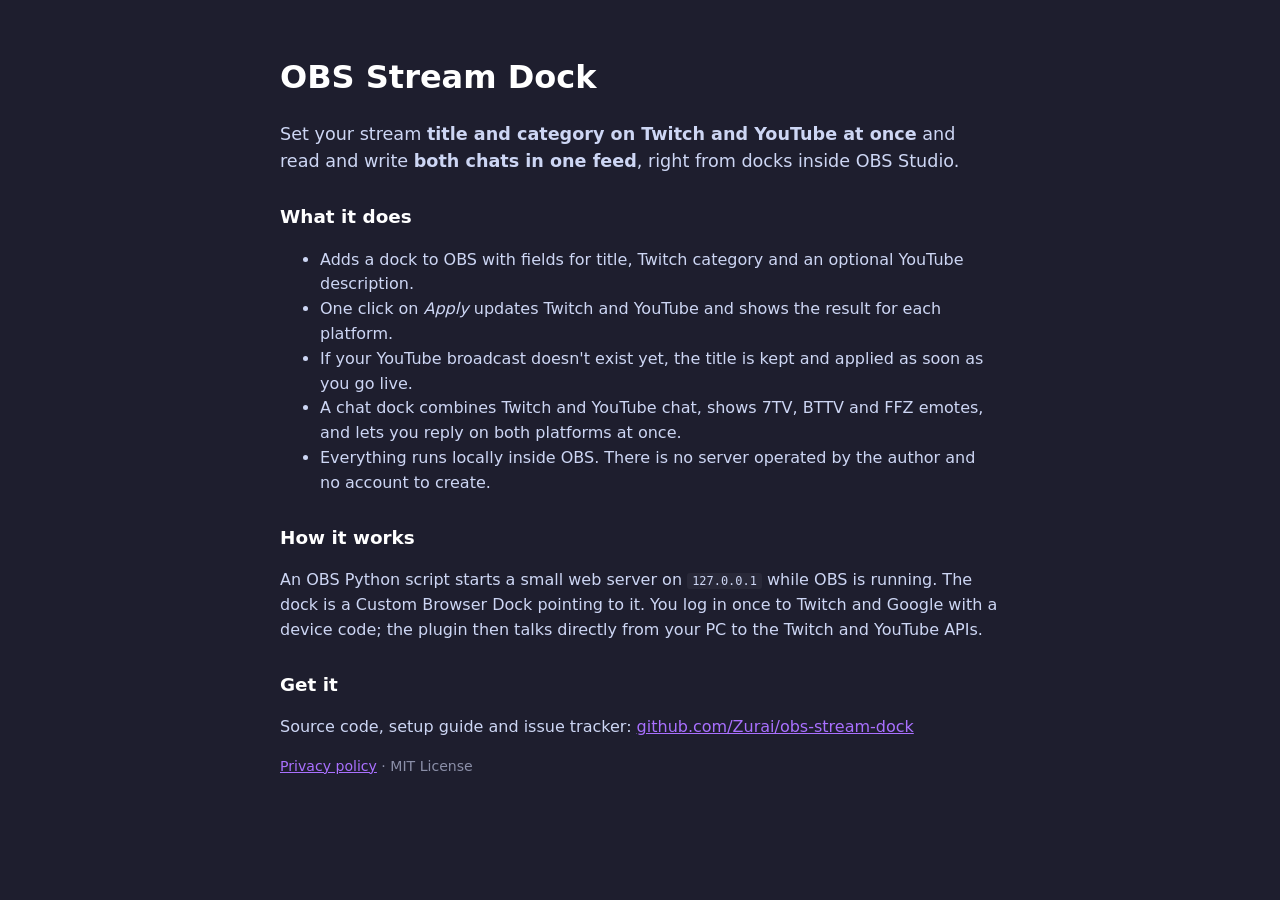
<file: docs/index.html>
<!doctype html>
<html lang="en">
<head>
<meta charset="utf-8">
<meta name="viewport" content="width=device-width, initial-scale=1">
<title>OBS Stream Dock</title>
<link rel="stylesheet" href="site.css">
</head>
<body>
<main>
  <h1>OBS Stream Dock</h1>
  <p class="lead">Set your stream <strong>title and category on Twitch and YouTube at once</strong> and read and write <strong>both chats in one feed</strong>, right from docks inside OBS Studio.</p>

  <h2>What it does</h2>
  <ul>
    <li>Adds a dock to OBS with fields for title, Twitch category and an optional YouTube description.</li>
    <li>One click on <em>Apply</em> updates Twitch and YouTube and shows the result for each platform.</li>
    <li>If your YouTube broadcast doesn't exist yet, the title is kept and applied as soon as you go live.</li>
    <li>A chat dock combines Twitch and YouTube chat, shows 7TV, BTTV and FFZ emotes, and lets you reply on both platforms at once.</li>
    <li>Everything runs locally inside OBS. There is no server operated by the author and no account to create.</li>
  </ul>

  <h2>How it works</h2>
  <p>An OBS Python script starts a small web server on <code>127.0.0.1</code> while OBS is running. The dock is a Custom Browser Dock pointing to it.
     You log in once to Twitch and Google with a device code; the plugin then talks directly from your PC to the Twitch and YouTube APIs.</p>

  <h2>Get it</h2>
  <p>Source code, setup guide and issue tracker: <a href="https://github.com/Zurai/obs-stream-dock">github.com/Zurai/obs-stream-dock</a></p>

  <p class="small"><a href="privacy.html">Privacy policy</a> · MIT License</p>
</main>
</body>
</html>
</file>
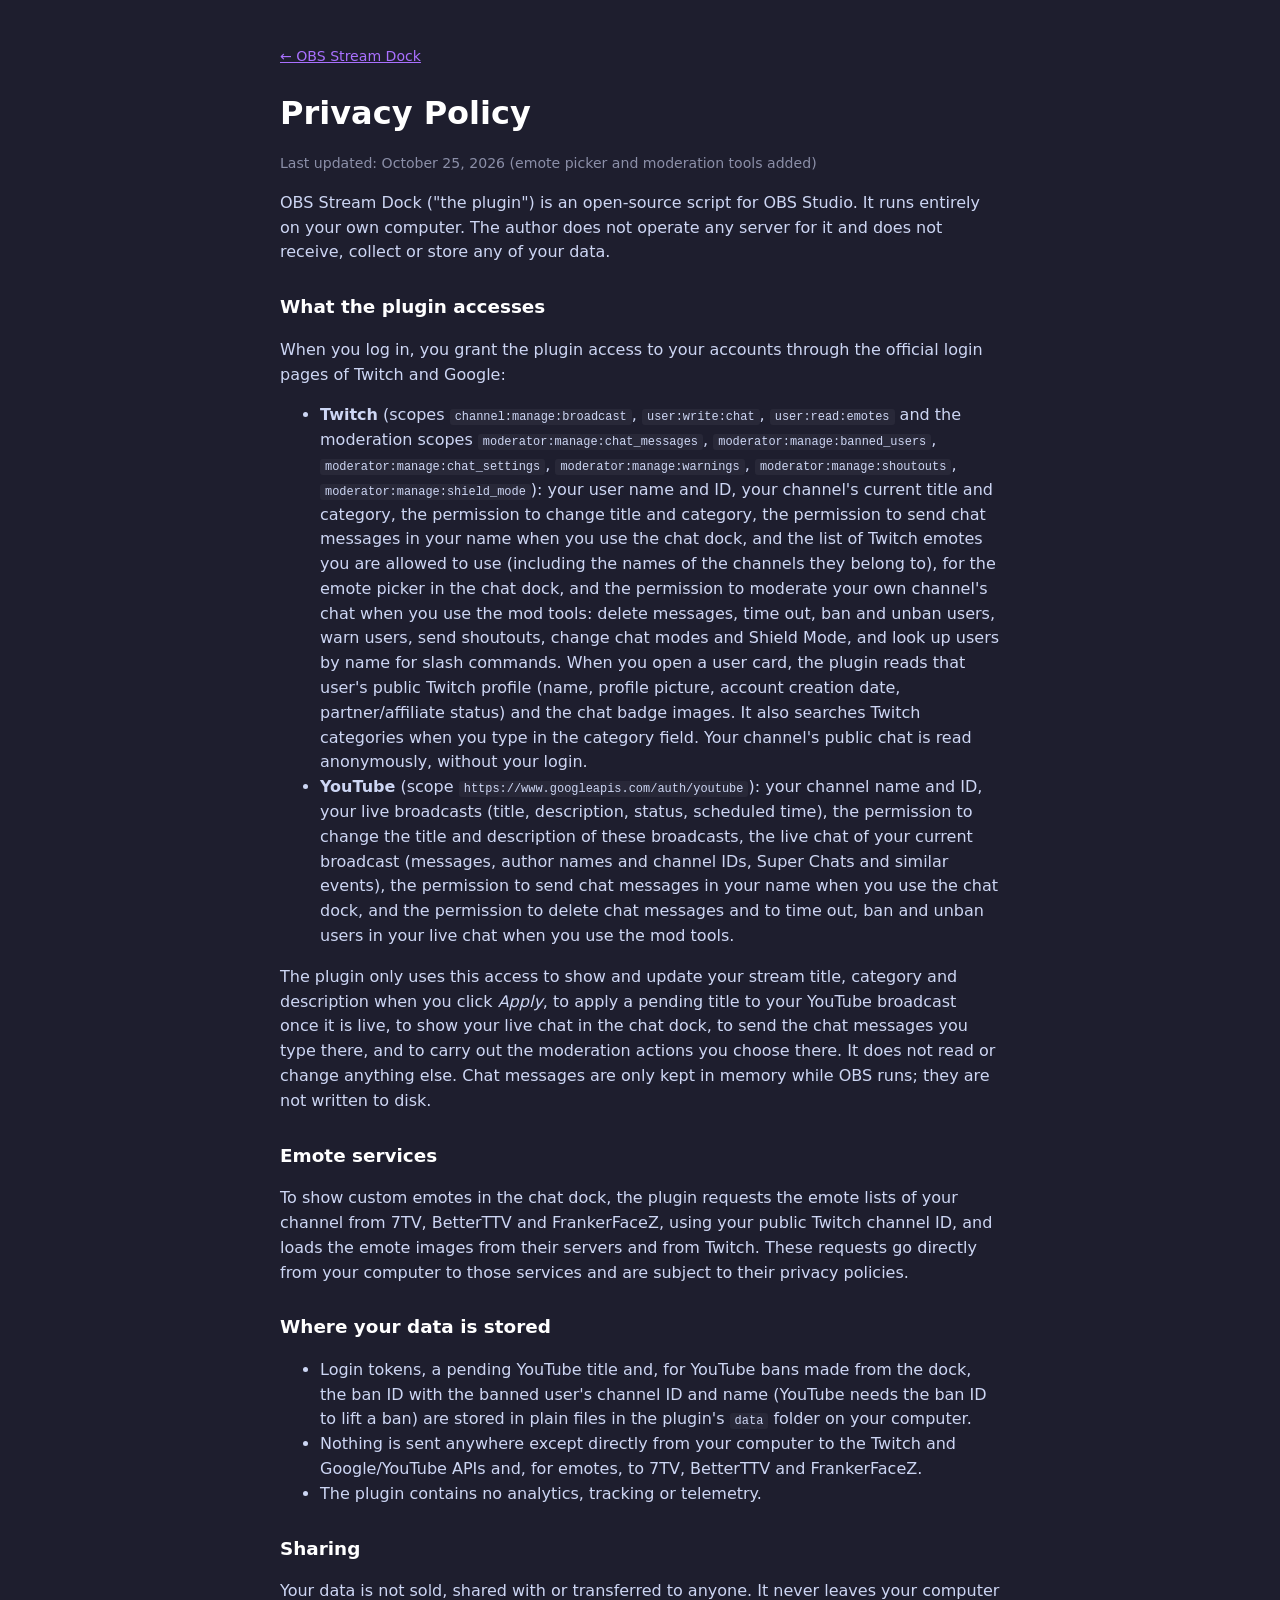
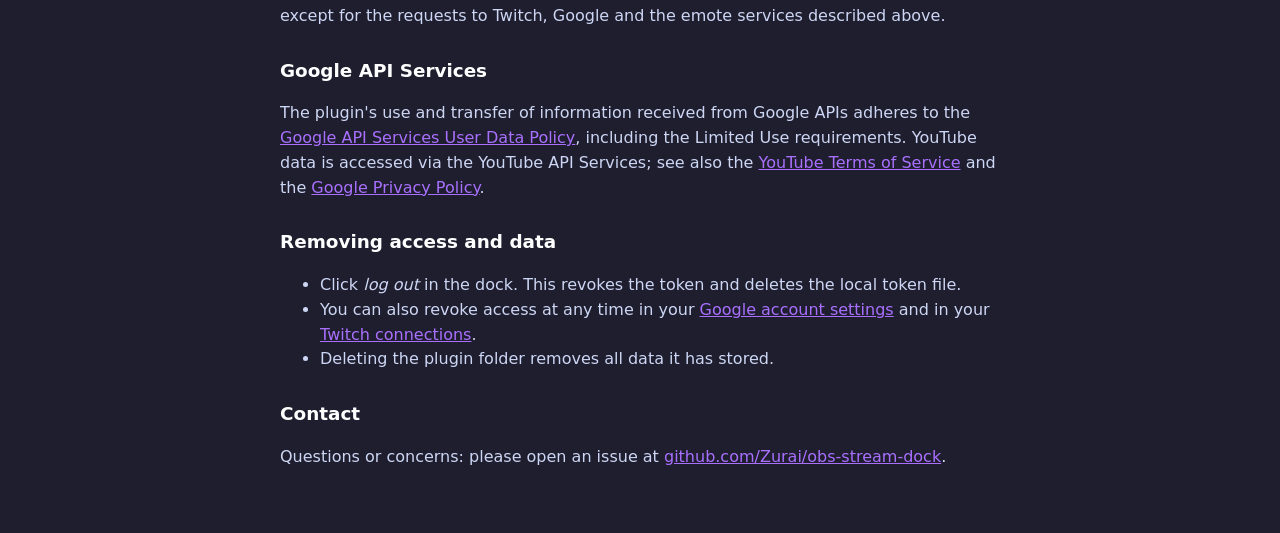
<file: docs/privacy.html>
<!doctype html>
<html lang="en">
<head>
<meta charset="utf-8">
<meta name="viewport" content="width=device-width, initial-scale=1">
<title>Privacy Policy · OBS Stream Dock</title>
<link rel="stylesheet" href="site.css">
</head>
<body>
<main>
  <p class="small"><a href="./">← OBS Stream Dock</a></p>
  <h1>Privacy Policy</h1>
  <p class="small">Last updated: October 25, 2026 (emote picker and moderation tools added)</p>

  <p>OBS Stream Dock ("the plugin") is an open-source script for OBS Studio. It runs entirely on your own computer.
     The author does not operate any server for it and does not receive, collect or store any of your data.</p>

  <h2>What the plugin accesses</h2>
  <p>When you log in, you grant the plugin access to your accounts through the official login pages of Twitch and Google:</p>
  <ul>
    <li><strong>Twitch</strong> (scopes <code>channel:manage:broadcast</code>, <code>user:write:chat</code>, <code>user:read:emotes</code> and the moderation scopes <code>moderator:manage:chat_messages</code>, <code>moderator:manage:banned_users</code>, <code>moderator:manage:chat_settings</code>, <code>moderator:manage:warnings</code>, <code>moderator:manage:shoutouts</code>, <code>moderator:manage:shield_mode</code>): your user name and ID, your channel's current title and category,
        the permission to change title and category, the permission to send chat messages in your name when you use the chat dock,
        and the list of Twitch emotes you are allowed to use (including the names of the channels they belong to), for the emote picker in the chat dock,
        and the permission to moderate your own channel's chat when you use the mod tools: delete messages, time out, ban and unban users, warn users,
        send shoutouts, change chat modes and Shield Mode, and look up users by name for slash commands.
        When you open a user card, the plugin reads that user's public Twitch profile (name, profile picture, account creation date, partner/affiliate status) and the chat badge images.
        It also searches Twitch categories when you type in the category field. Your channel's public chat is read anonymously, without your login.</li>
    <li><strong>YouTube</strong> (scope <code>https://www.googleapis.com/auth/youtube</code>): your channel name and ID,
        your live broadcasts (title, description, status, scheduled time), the permission to change the title and description of these broadcasts,
        the live chat of your current broadcast (messages, author names and channel IDs, Super Chats and similar events), the permission to send chat messages in your name when you use the chat dock, and the permission to delete chat messages and to time out, ban and unban users in your live chat when you use the mod tools.</li>
  </ul>
  <p>The plugin only uses this access to show and update your stream title, category and description when you click <em>Apply</em>,
     to apply a pending title to your YouTube broadcast once it is live, to show your live chat in the chat dock, to send the chat messages you type there, and to carry out the moderation actions you choose there.
     It does not read or change anything else. Chat messages are only kept in memory while OBS runs; they are not written to disk.</p>

  <h2>Emote services</h2>
  <p>To show custom emotes in the chat dock, the plugin requests the emote lists of your channel from 7TV, BetterTTV and FrankerFaceZ, using your public Twitch channel ID,
     and loads the emote images from their servers and from Twitch. These requests go directly from your computer to those services and are subject to their privacy policies.</p>

  <h2>Where your data is stored</h2>
  <ul>
    <li>Login tokens, a pending YouTube title and, for YouTube bans made from the dock, the ban ID with the banned user's channel ID and name (YouTube needs the ban ID to lift a ban) are stored in plain files in the plugin's <code>data</code> folder on your computer.</li>
    <li>Nothing is sent anywhere except directly from your computer to the Twitch and Google/YouTube APIs and, for emotes, to 7TV, BetterTTV and FrankerFaceZ.</li>
    <li>The plugin contains no analytics, tracking or telemetry.</li>
  </ul>

  <h2>Sharing</h2>
  <p>Your data is not sold, shared with or transferred to anyone. It never leaves your computer except for the requests to Twitch, Google and the emote services described above.</p>

  <h2>Google API Services</h2>
  <p>The plugin's use and transfer of information received from Google APIs adheres to the
     <a href="https://developers.google.com/terms/api-services-user-data-policy">Google API Services User Data Policy</a>, including the Limited Use requirements.
     YouTube data is accessed via the YouTube API Services; see also the <a href="https://www.youtube.com/t/terms">YouTube Terms of Service</a>
     and the <a href="https://policies.google.com/privacy">Google Privacy Policy</a>.</p>

  <h2>Removing access and data</h2>
  <ul>
    <li>Click <em>log out</em> in the dock. This revokes the token and deletes the local token file.</li>
    <li>You can also revoke access at any time in your <a href="https://myaccount.google.com/connections">Google account settings</a>
        and in your <a href="https://www.twitch.tv/settings/connections">Twitch connections</a>.</li>
    <li>Deleting the plugin folder removes all data it has stored.</li>
  </ul>

  <h2>Contact</h2>
  <p>Questions or concerns: please open an issue at <a href="https://github.com/Zurai/obs-stream-dock/issues">github.com/Zurai/obs-stream-dock</a>.</p>
</main>
</body>
</html>
</file>
<file: docs/site.css>
body { font-family: system-ui, sans-serif; background: #1e1e2e; color: #cdd6f4; margin: 0; line-height: 1.55; }
main { max-width: 720px; margin: 0 auto; padding: 32px 20px 48px; }
h1 { color: #fff; margin-bottom: 4px; }
h2 { color: #fff; margin-top: 28px; font-size: 1.15em; }
a { color: #a970ff; }
code { background: #282838; padding: 1px 5px; border-radius: 3px; font-size: .92em; }
.lead { font-size: 1.1em; }
.small { font-size: .88em; color: #8b8fa8; }
</file>
